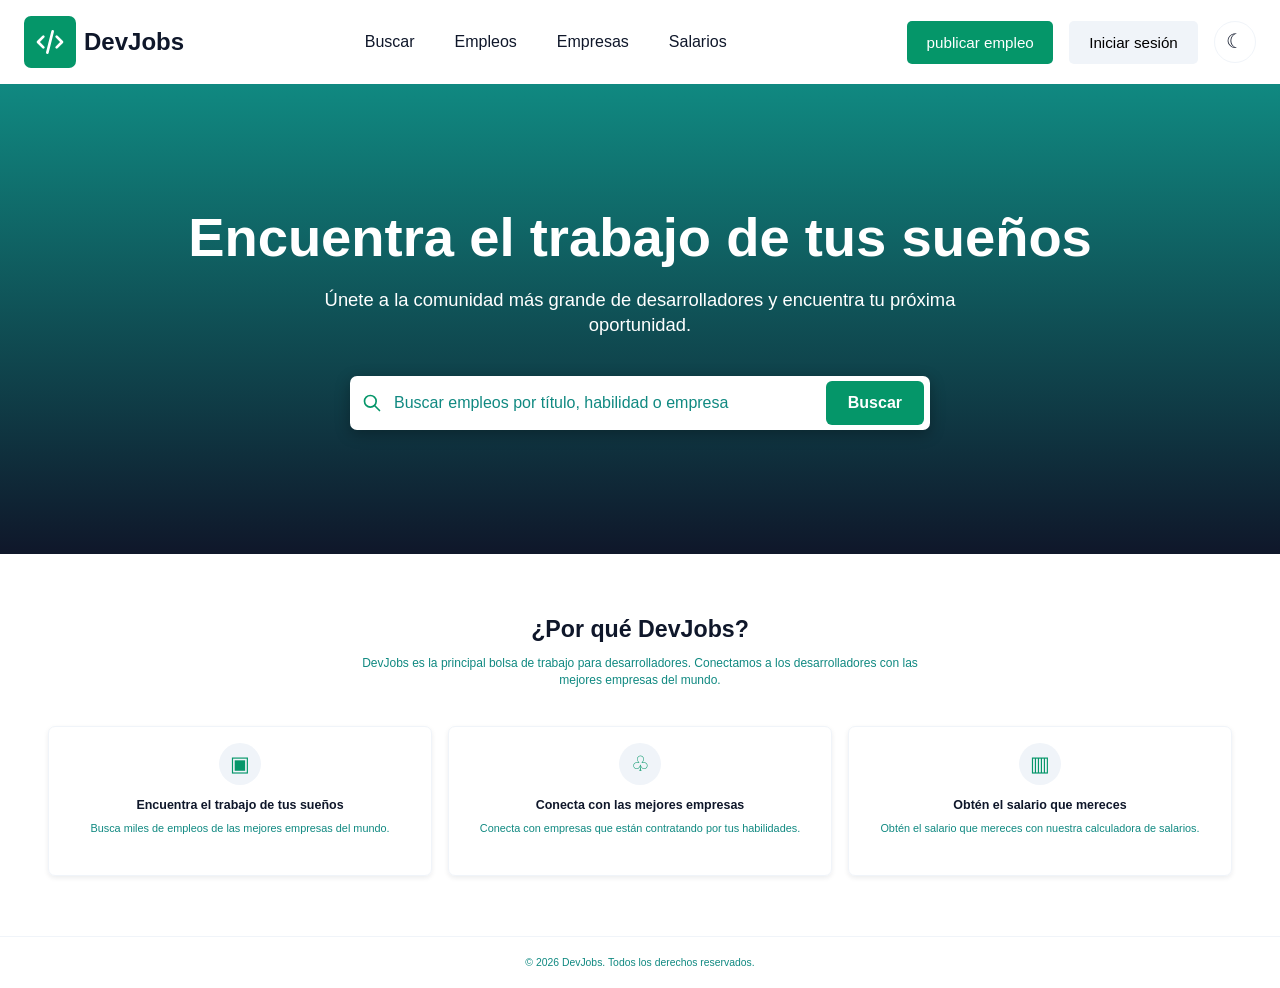
<file: public/index.html>
<!DOCTYPE html>
<html lang="es">

<head>
	<meta charset="UTF-8">
	<meta name="viewport" content="width=device-width, initial-scale=1.0">
	<title>TechJobs - Inicio</title>
    <link rel="stylesheet" href="../public/css/style.css">
    <link rel="icon" type="image/svg+xml" href="../public/img/code.svg" style="color: white;">
</head>

<body class="home-page">
    <!-- CABECERA -->
    <header class="site-header">
        <div class="logo">
            <img class="logito" src="../public/img/code.svg" alt="Código">
            <a href="../public/index.html">DevJobs</a>
        </div>
        <nav>
            <ul>
                <li><a href="#">Buscar</a></li>
                <li><a href="../views/layouts/empleos.html">Empleos</a></li>
                <li><a href="#">Empresas</a></li>
                <li><a href="#">Salarios</a></li>
            </ul>
        </nav>

        <div class="user-actions">
            <button class="btn-secondary">publicar empleo</button>
            <button class="btn-primary">Iniciar sesión</button>
            <button class="theme-toggle" type="button" aria-label="Activar modo oscuro" aria-pressed="false">
                <span aria-hidden="true">☾</span>
            </button>
        </div>
    </header>

    <main>
        <section class="hero">
        <!-- Tu imagen de fondo y superposición aquí -->
            <div class="hero-content">
                <h1>Encuentra el trabajo de tus sueños</h1>
                <p>Únete a la comunidad más grande de desarrolladores y encuentra tu próxima oportunidad.</p>
                
                <!-- CONTENEDOR DE LA BARRA DE BÚSQUEDA -->
                <div class="search-container">
                    <form class="search-form">
                        <div class="input-wrapper">
                            <svg xmlns="http://www.w3.org/2000/svg" width="24" height="24" viewBox="0 0 24 24" fill="none" stroke="var(--color-primary)" stroke-width="2" stroke-linecap="round" stroke-linejoin="round" class="search-icon icon icon-tabler icons-tabler-outline icon-tabler-search"><path stroke="none" d="M0 0h24v24H0z" fill="none" /><path d="M3 10a7 7 0 1 0 14 0a7 7 0 1 0 -14 0" /><path d="M21 21l-6 -6" /></svg><!-- O un icono SVG real -->
                            <input type="text" placeholder="Buscar empleos por título, habilidad o empresa" class="search-input">
                        </div>
                        <button type="submit" class="search-button">Buscar</button>
                    </form>
                </div>
            </div>
        </section>

        <section class="benefits">
            <h2>¿Por qué DevJobs?</h2>
            <p class="benefits-intro">DevJobs es la principal bolsa de trabajo para desarrolladores. Conectamos a los desarrolladores con las mejores empresas del mundo.</p>

            <div class="benefits-grid">
                <div class="benefit-card">
                    <div class="benefit-icon">▣</div>
                    <h3>Encuentra el trabajo de tus sueños</h3>
                    <p>Busca miles de empleos de las mejores empresas del mundo.</p>
                </div>
                <div class="benefit-card">
                    <div class="benefit-icon">♧</div>
                    <h3>Conecta con las mejores empresas</h3>
                    <p>Conecta con empresas que están contratando por tus habilidades.</p>
                </div>
                <div class="benefit-card">
                    <div class="benefit-icon">▥</div>
                    <h3>Obtén el salario que mereces</h3>
                    <p>Obtén el salario que mereces con nuestra calculadora de salarios.</p>
                </div>
            </div>
        </section>
    </main>

    <footer>
        <p>&copy; 2026 DevJobs. Todos los derechos reservados.</p>
    </footer>
    <script src="js/main.js"></script>
</body>
</html>
</file>
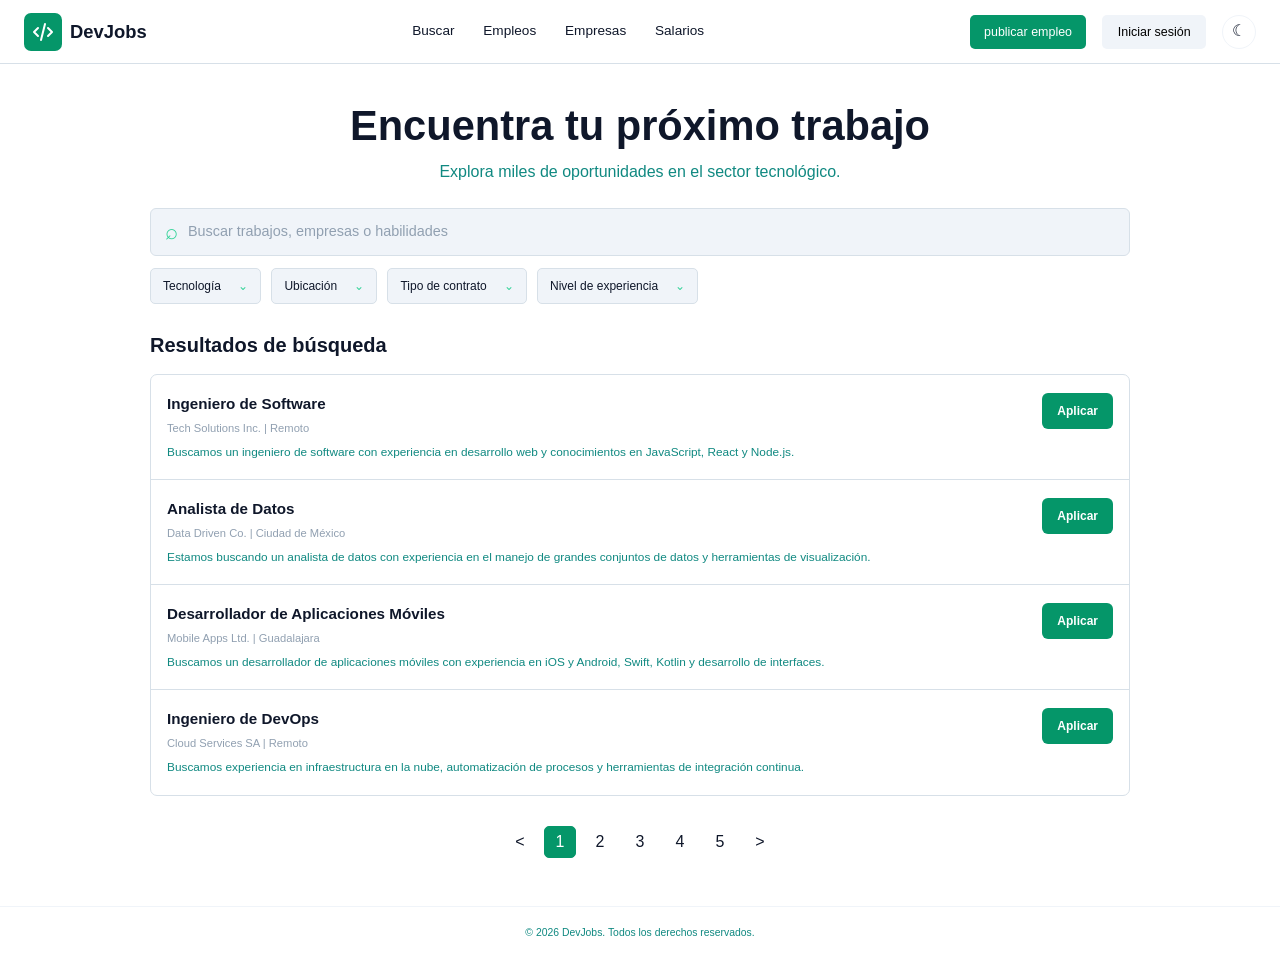
<file: views/layouts/empleos.html>
<!DOCTYPE html>
<html lang="es">

<head>
	<meta charset="UTF-8">
	<meta name="viewport" content="width=device-width, initial-scale=1.0">
	<title>TechJobs - Empleos</title>
    <link rel="stylesheet" href="../../public/css/style.css">
    <link rel="icon" type="image/svg+xml" href="../public/img/code.svg" style="color: white;">
</head>

<body class="jobs-page">
    <!-- CABECERA -->
    <header class="site-header">
        <div class="logo">
            <img class="logito" src="../../public/img/code.svg" alt="Código">
            <a href="../../public/index.html">DevJobs</a>
        </div>
        <nav>
            <ul>
                <li><a href="#">Buscar</a></li>
                <li><a href="../layouts/empleos.html">Empleos</a></li>
                <li><a href="#">Empresas</a></li>
                <li><a href="#">Salarios</a></li>
            </ul>
        </nav>

        <div class="user-actions">
            <button class="btn-secondary">publicar empleo</button>
            <button class="btn-primary">Iniciar sesión</button>
            <button class="theme-toggle" type="button" aria-label="Activar modo oscuro" aria-pressed="false">
                <span aria-hidden="true">☾</span>
            </button>
        </div>
    </header>

    <main class="jobs-main">
        <section class="jobs-hero">
            <h1>Encuentra tu próximo trabajo</h1>
            <p>Explora miles de oportunidades en el sector tecnológico.</p>
        </section>

        <section class="jobs-content" aria-labelledby="results-title">
            <form class="jobs-search" role="search">
                <label class="sr-only" for="job-search">Buscar empleos</label>
                <span class="jobs-search-icon" aria-hidden="true">⌕</span>
                <input id="job-search" type="search" placeholder="Buscar trabajos, empresas o habilidades">
            </form>

            <div class="job-filters" aria-label="Filtros de empleos">
                <button type="button">Tecnología <span aria-hidden="true">⌄</span></button>
                <button type="button">Ubicación <span aria-hidden="true">⌄</span></button>
                <button type="button">Tipo de contrato <span aria-hidden="true">⌄</span></button>
                <button type="button">Nivel de experiencia <span aria-hidden="true">⌄</span></button>
            </div>

            <h2 id="results-title">Resultados de búsqueda</h2>

            <div class="job-list">
                <article class="job-card">
                    <div>
                        <h3>Ingeniero de Software</h3>
                        <p class="job-meta">Tech Solutions Inc. | Remoto</p>
                        <p>Buscamos un ingeniero de software con experiencia en desarrollo web y conocimientos en JavaScript, React y Node.js.</p>
                    </div>
                    <button class="apply-button" type="button">Aplicar</button>
                </article>

                <article class="job-card">
                    <div>
                        <h3>Analista de Datos</h3>
                        <p class="job-meta">Data Driven Co. | Ciudad de México</p>
                        <p>Estamos buscando un analista de datos con experiencia en el manejo de grandes conjuntos de datos y herramientas de visualización.</p>
                    </div>
                    <button class="apply-button" type="button">Aplicar</button>
                </article>

                <article class="job-card">
                    <div>
                        <h3>Desarrollador de Aplicaciones Móviles</h3>
                        <p class="job-meta">Mobile Apps Ltd. | Guadalajara</p>
                        <p>Buscamos un desarrollador de aplicaciones móviles con experiencia en iOS y Android, Swift, Kotlin y desarrollo de interfaces.</p>
                    </div>
                    <button class="apply-button" type="button">Aplicar</button>
                </article>

                <article class="job-card">
                    <div>
                        <h3>Ingeniero de DevOps</h3>
                        <p class="job-meta">Cloud Services SA | Remoto</p>
                        <p>Buscamos experiencia en infraestructura en la nube, automatización de procesos y herramientas de integración continua.</p>
                    </div>
                    <button class="apply-button" type="button">Aplicar</button>
                </article>
            </div>

            <nav class="pagination" aria-label="Paginación de resultados">
                <button type="button" aria-label="Página anterior">&lt;</button>
                <button class="active" type="button" aria-current="page">1</button>
                <button type="button">2</button>
                <button type="button">3</button>
                <button type="button">4</button>
                <button type="button">5</button>
                <button type="button" aria-label="Página siguiente">&gt;</button>
            </nav>
        </section>
    </main>

    <footer>
        <p>&copy; 2026 DevJobs. Todos los derechos reservados.</p>
    </footer>
    <script src="../../public/js/main.js"></script>
</body>
</html>
</file>
<file: public/css/style.css>
/* Punto de entrada CSS: importa los estilos en el orden de dependencia. */
/* 1. Variables y estilos base */
@import url('base/variables.css');
@import url('base/reset.css');

/* 2. Componentes reutilizables */
@import url('components/buttons.css');
@import url('components/cards.css');
@import url('components/navbar.css');

/* 3. Estilos específicos de páginas */
@import url('pages/main.css');
@import url('pages/empleos.css');
</file>
